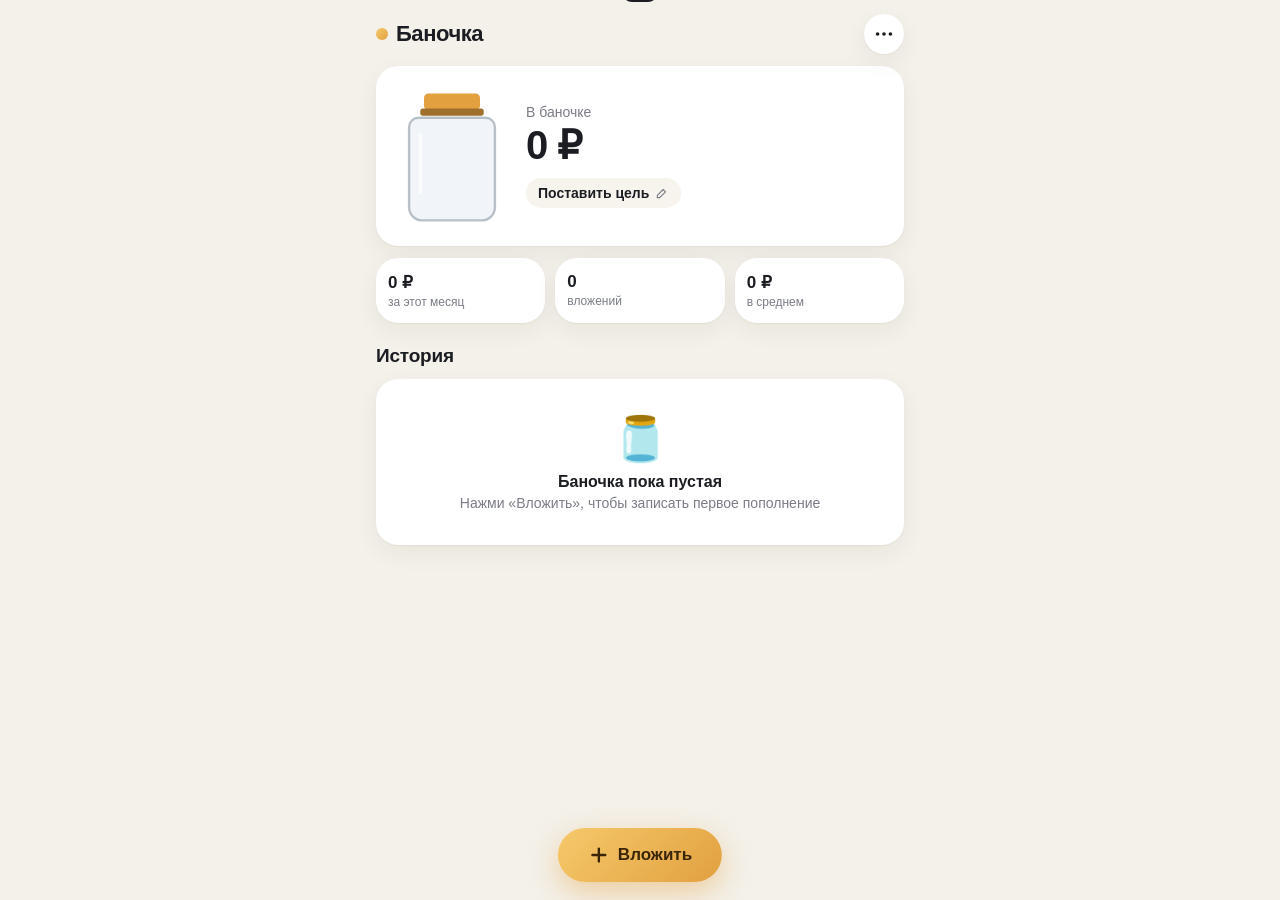
<file: index.html>
<!doctype html>
<html lang="ru">
<head>
<meta charset="utf-8">
<meta name="viewport" content="width=device-width, initial-scale=1, viewport-fit=cover, user-scalable=no">
<title>Баночка</title>
<meta name="description" content="Копилка: записывай вложения и следи за прогрессом">
<meta name="theme-color" content="#0f1115" media="(prefers-color-scheme: dark)">
<meta name="theme-color" content="#f4f1ea" media="(prefers-color-scheme: light)">
<meta name="apple-mobile-web-app-capable" content="yes">
<meta name="mobile-web-app-capable" content="yes">
<meta name="apple-mobile-web-app-status-bar-style" content="black-translucent">
<meta name="apple-mobile-web-app-title" content="Баночка">
<link rel="apple-touch-icon" href="icons/apple-touch-icon.png">
<link rel="icon" type="image/png" href="icons/icon-192.png">
<link rel="manifest" href="manifest.json">
<link rel="stylesheet" href="style.css">
</head>
<body>
<div class="app">

  <header class="top">
    <div class="brand">
      <span class="brand-dot"></span> Баночка
    </div>
    <button class="icon-btn" id="menuBtn" aria-label="Меню">
      <svg viewBox="0 0 24 24" width="22" height="22"><circle cx="5" cy="12" r="2"/><circle cx="12" cy="12" r="2"/><circle cx="19" cy="12" r="2"/></svg>
    </button>
  </header>

  <!-- Hero: jar + total -->
  <section class="hero card">
    <div class="jar-wrap">
      <svg class="jar" viewBox="0 0 120 150" aria-hidden="true">
        <defs>
          <clipPath id="jarClip">
            <path d="M24 34 h72 a10 10 0 0 1 10 10 v86 a14 14 0 0 1 -14 14 h-64 a14 14 0 0 1 -14 -14 v-86 a10 10 0 0 1 10 -10z"/>
          </clipPath>
          <linearGradient id="liquid" x1="0" y1="0" x2="0" y2="1">
            <stop offset="0" style="stop-color: var(--accent-2)"/>
            <stop offset="1" style="stop-color: var(--accent)"/>
          </linearGradient>
        </defs>
        <rect x="30" y="8" width="60" height="18" rx="5" class="jar-lid"/>
        <rect x="26" y="24" width="68" height="8" rx="3" class="jar-lid-rim"/>
        <g clip-path="url(#jarClip)">
          <rect x="0" y="0" width="120" height="150" class="jar-glass-fill"/>
          <g id="liquidGroup" style="transform: translateY(150px)">
            <path class="wave wave-back" d="M0 6 Q15 0 30 6 T60 6 T90 6 T120 6 T150 6 T180 6 T210 6 T240 6 V200 H0Z"/>
            <path class="wave wave-front" fill="url(#liquid)" d="M0 6 Q15 12 30 6 T60 6 T90 6 T120 6 T150 6 T180 6 T210 6 T240 6 V200 H0Z"/>
          </g>
        </g>
        <path class="jar-outline" d="M24 34 h72 a10 10 0 0 1 10 10 v86 a14 14 0 0 1 -14 14 h-64 a14 14 0 0 1 -14 -14 v-86 a10 10 0 0 1 10 -10z"/>
        <path class="jar-shine" d="M26 52 v62"/>
      </svg>
      <div class="jar-pct" id="jarPct">0%</div>
    </div>

    <div class="hero-info">
      <div class="label">В баночке</div>
      <div class="total" id="total">0 ₽</div>
      <button class="goal-chip" id="goalBtn">
        <span id="goalText">Поставить цель</span>
        <svg viewBox="0 0 24 24" width="14" height="14"><path d="M4 20h4l10-10-4-4L4 16v4z" fill="none" stroke="currentColor" stroke-width="2" stroke-linejoin="round"/></svg>
      </button>
      <div class="progress" id="progressWrap" hidden>
        <div class="progress-bar"><span id="progressBar"></span></div>
        <div class="progress-left" id="progressLeft"></div>
      </div>
    </div>
  </section>

  <!-- Stats -->
  <section class="stats">
    <div class="stat card"><div class="stat-v" id="statMonth">0 ₽</div><div class="stat-l">за этот месяц</div></div>
    <div class="stat card"><div class="stat-v" id="statCount">0</div><div class="stat-l">вложений</div></div>
    <div class="stat card"><div class="stat-v" id="statAvg">0 ₽</div><div class="stat-l">в среднем</div></div>
  </section>

  <!-- Chart -->
  <section class="card chart-card" id="chartCard" hidden>
    <div class="section-head">
      <h2>Рост накоплений</h2>
      <div class="seg" id="rangeSeg">
        <button data-range="30">30 д</button>
        <button data-range="90">90 д</button>
        <button data-range="365">Год</button>
        <button data-range="all" class="on">Всё</button>
      </div>
    </div>
    <div class="chart" id="chart"></div>
    <div class="chart-axis"><span id="axisStart"></span><span id="axisEnd"></span></div>
  </section>

  <!-- History -->
  <section class="history">
    <div class="section-head"><h2>История</h2></div>
    <div id="history"></div>
    <div class="empty card" id="empty">
      <div class="empty-emoji">🫙</div>
      <div class="empty-t">Баночка пока пустая</div>
      <div class="empty-s">Нажми «Вложить», чтобы записать первое пополнение</div>
    </div>
  </section>

  <div class="bottom-space"></div>
</div>

<button class="fab" id="addBtn">
  <svg viewBox="0 0 24 24" width="22" height="22"><path d="M12 5v14M5 12h14" stroke="currentColor" stroke-width="2.6" stroke-linecap="round"/></svg>
  Вложить
</button>

<!-- Deposit sheet -->
<div class="sheet-backdrop" id="sheetBackdrop"></div>
<form class="sheet" id="sheet" autocomplete="off">
  <div class="sheet-grip"></div>
  <h3 id="sheetTitle">Новое вложение</h3>
  <label class="amount-field">
    <input id="fAmount" type="text" inputmode="decimal" placeholder="0" required>
    <span>₽</span>
  </label>
  <div class="quick" id="quick">
    <button type="button" data-add="100">+100</button>
    <button type="button" data-add="500">+500</button>
    <button type="button" data-add="1000">+1 000</button>
    <button type="button" data-add="5000">+5 000</button>
  </div>
  <label class="field">
    <span>Когда</span>
    <input id="fDate" type="datetime-local" required>
  </label>
  <label class="field">
    <span>Комментарий</span>
    <input id="fNote" type="text" maxlength="80" placeholder="Например: с зарплаты">
  </label>
  <div class="sheet-actions">
    <button type="button" class="btn danger" id="deleteBtn" hidden>Удалить</button>
    <button type="submit" class="btn primary" id="saveBtn">Сохранить</button>
  </div>
</form>

<!-- Goal sheet -->
<form class="sheet" id="goalSheet" autocomplete="off">
  <div class="sheet-grip"></div>
  <h3>Цель накоплений</h3>
  <label class="field">
    <span>На что копим</span>
    <input id="gName" type="text" maxlength="40" placeholder="Например: новый iPhone">
  </label>
  <label class="amount-field small">
    <input id="gAmount" type="text" inputmode="decimal" placeholder="Сумма цели">
    <span>₽</span>
  </label>
  <div class="sheet-actions">
    <button type="button" class="btn ghost" id="goalClear">Убрать цель</button>
    <button type="submit" class="btn primary">Сохранить</button>
  </div>
</form>

<!-- Menu sheet -->
<div class="sheet" id="menuSheet">
  <div class="sheet-grip"></div>
  <h3>Данные</h3>
  <p class="hint">Записи хранятся только на этом устройстве. Сохраняй резервную копию, чтобы ничего не потерять.</p>
  <button class="menu-item" id="exportBtn">💾 Сохранить резервную копию</button>
  <button class="menu-item" id="importBtn">📂 Восстановить из копии</button>
  <button class="menu-item danger" id="resetBtn">🗑 Очистить всё</button>
  <input type="file" id="importFile" accept="application/json,.json" hidden>
</div>

<div class="toast" id="toast"></div>

<script src="app.js"></script>
</body>
</html>
</file>
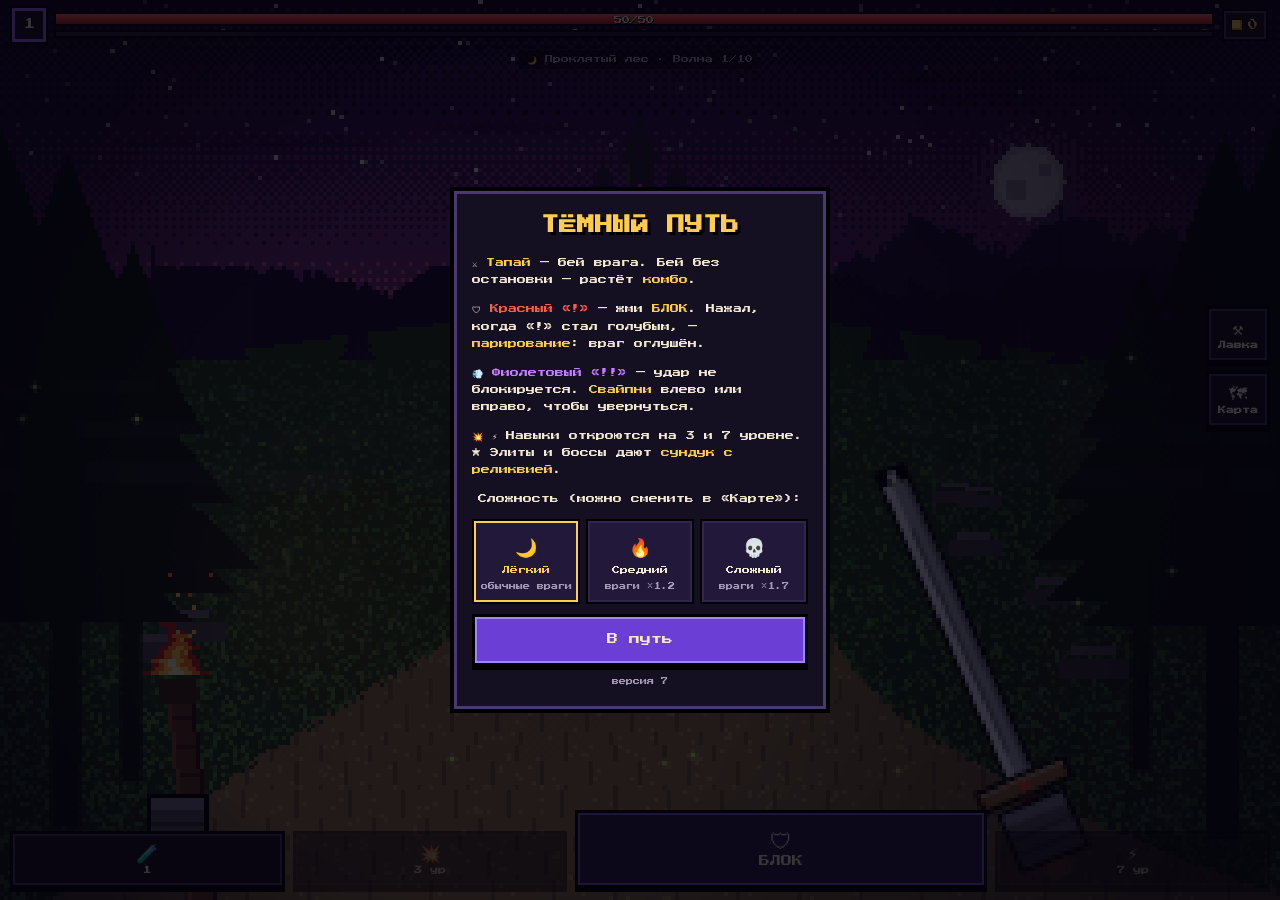
<file: game/index.html>
<!doctype html>
<html lang="ru">
<head>
<meta charset="utf-8">
<meta name="viewport" content="width=device-width, initial-scale=1, viewport-fit=cover, user-scalable=no">
<title>Тёмный путь</title>
<meta name="description" content="Пиксельная игра в стиле тёмного фэнтези: бей врагов, парируй удары, качай героя">
<meta name="theme-color" content="#0b0714">
<meta name="apple-mobile-web-app-capable" content="yes">
<meta name="mobile-web-app-capable" content="yes">
<meta name="apple-mobile-web-app-status-bar-style" content="black-translucent">
<meta name="apple-mobile-web-app-title" content="Тёмный путь">
<link rel="apple-touch-icon" href="icon-180.png">
<link rel="icon" type="image/png" href="icon-192.png">
<link rel="manifest" href="manifest.json">
<link rel="preconnect" href="https://fonts.googleapis.com">
<link rel="preconnect" href="https://fonts.gstatic.com" crossorigin>
<link href="https://fonts.googleapis.com/css2?family=Press+Start+2P&display=swap&subset=cyrillic" rel="stylesheet">
<link rel="stylesheet" href="style.css?v=7">
</head>
<body>
<canvas id="cv"></canvas>
<div id="fx"></div>
<div id="flash"></div>

<!-- HUD -->
<div class="hud-top">
  <div class="row">
    <div class="lvl" id="lvl">1</div>
    <div class="bars">
      <div class="bar hp"><span id="hpFill"></span><em id="hpText">50/50</em></div>
      <div class="bar xp"><span id="xpFill"></span></div>
    </div>
    <div class="gold"><i class="coin"></i><span id="gold">0</span></div>
  </div>
  <div class="souls" id="soulsBox" hidden>👻 <span id="souls">0</span></div>
  <div class="zone-line"><span id="diffBadge">🌙</span> <span id="zoneName">Проклятый лес</span> · <span id="wave">Волна 1/10</span></div>
  <div class="enemy-box" id="enemyBox">
    <div class="enemy-name" id="enemyName">Скелет</div>
    <div class="bar ehp"><span id="ehpFill"></span></div>
  </div>
</div>

<div class="side-btns">
  <button class="sbtn" id="shopBtn"><span class="ico">⚒</span><b>Лавка</b></button>
  <button class="sbtn" id="mapBtn"><span class="ico">🗺</span><b>Карта</b></button>
</div>

<div class="combo" id="combo"><span id="comboN">0</span><small>КОМБО</small><em id="comboX">×1.0</em></div>

<div class="hud-bottom">
  <button class="sbtn" id="potionBtn"><span class="ico">🧪</span><b id="potionCount">1</b></button>
  <button class="sbtn skill" id="fireBtn"><span class="ico">💥</span><b>3 ур</b><i class="cdmask"></i></button>
  <button class="block-btn" id="blockBtn"><span class="ico">🛡</span>БЛОК</button>
  <button class="sbtn skill" id="rageBtn"><span class="ico">⚡</span><b>7 ур</b><i class="cdmask"></i></button>
</div>

<div class="banner" id="banner"></div>

<!-- Hint -->
<div class="overlay" id="hint">
  <div class="panel">
    <h1>ТЁМНЫЙ ПУТЬ</h1>
    <p>⚔ <b>Тапай</b> — бей врага. Бей без остановки — растёт <b>комбо</b>.</p>
    <p>🛡 <b class="r">Красный «!»</b> — жми <b>БЛОК</b>. Нажал, когда «!» стал голубым, — <b>парирование</b>: враг оглушён.</p>
    <p>💨 <b class="v">Фиолетовый «!!»</b> — удар не блокируется. <b>Свайпни</b> влево или вправо, чтобы увернуться.</p>
    <p>💥 ⚡ Навыки откроются на 3 и 7 уровне. ★ Элиты и боссы дают <b>сундук с реликвией</b>.</p>
    <p class="center">Сложность (можно сменить в «Карте»):</p>
    <div class="diff-box" id="hintDiff"></div>
    <button class="big" id="startBtn">В путь</button>
    <div class="ver">версия 7</div>
  </div>
</div>

<!-- Death -->
<div class="overlay hidden" id="death">
  <div class="panel">
    <h1 class="red">ТЫ ПАЛ</h1>
    <p id="deathText">Тьма поглотила тебя на волне 7.</p>
    <p class="muted">Золото и улучшения остаются с тобой. Улучши снаряжение и попробуй снова.</p>
    <button class="big" id="reviveBtn">Вернуться к костру</button>
    <button class="big ghost" id="deathShopBtn">Лавка</button>
  </div>
</div>

<!-- Dialogue -->
<div class="dlg hidden" id="dlg">
  <div class="dlg-box">
    <canvas id="dlgPic" width="56" height="56"></canvas>
    <div class="dlg-body">
      <div class="dlg-name" id="dlgName"></div>
      <div class="dlg-text" id="dlgText"></div>
    </div>
    <div class="dlg-next">▼</div>
  </div>
  <button class="dlg-skip" id="dlgSkip">Пропустить ›</button>
</div>

<!-- Chest -->
<div class="overlay hidden" id="chest">
  <div class="panel wide">
    <h1 id="chestTitle">Сундук</h1>
    <p class="center muted">Выбери одну реликвию</p>
    <div class="cards" id="chestCards"></div>
  </div>
</div>

<!-- Shop -->
<div class="sheet" id="shop">
  <div class="sheet-head"><h2>Лавка кузнеца</h2><div class="gold"><i class="coin"></i><span id="shopGold">0</span></div><button class="x" data-close>✕</button></div>
  <div id="shopList"></div>
</div>

<!-- Map -->
<div class="sheet" id="map">
  <div class="sheet-head"><h2>Карта</h2><button class="x" data-close>✕</button></div>
  <div id="mapList"></div>
  <h3 class="sub">Сложность</h3>
  <div class="diff-box" id="mapDiff"></div>
  <div class="altar" id="altar"></div>
  <h3 class="sub">Реликвии</h3>
  <div class="relics" id="relicList"></div>
  <h3 class="sub">Сюжет</h3>
  <div class="story-list" id="storyList"></div>
  <h3 class="sub">Летопись</h3>
  <div class="stats" id="stats"></div>
  <button class="mute" id="muteBtn">🔊 Звук: вкл</button>
</div>

<script>
  // Auto-update: if a newer build is published, reload past the browser cache.
  window.BUILD = '7';
  fetch('version.json?t=' + Date.now(), { cache: 'no-store' })
    .then(function (r) { return r.json(); })
    .then(function (v) {
      if (v.build && v.build !== window.BUILD && sessionStorage.getItem('dp-reload') !== v.build) {
        sessionStorage.setItem('dp-reload', v.build);
        location.replace('./?v=' + v.build);
      }
    }).catch(function () {});
</script>
<script src="game.js?v=7"></script>
</body>
</html>
</file>
<file: style.css>
:root {
  --bg: #f4f1ea;
  --card: #ffffff;
  --card-2: #f7f4ee;
  --text: #1b1d22;
  --muted: #7a7d85;
  --line: rgba(0,0,0,.07);
  --accent: #e2a03f;
  --accent-2: #f5c96b;
  --accent-ink: #3a2606;
  --good: #2f9e6b;
  --danger: #d9473b;
  --glass: rgba(120,160,190,.10);
  --glass-line: rgba(60,80,100,.35);
  --shadow: 0 1px 2px rgba(0,0,0,.04), 0 8px 24px rgba(40,30,10,.06);
  --radius: 22px;
  color-scheme: light dark;
}
@media (prefers-color-scheme: dark) {
  :root {
    --bg: #0f1115;
    --card: #191c22;
    --card-2: #20242b;
    --text: #f2f2f4;
    --muted: #8d919b;
    --line: rgba(255,255,255,.07);
    --accent: #f0a93b;
    --accent-2: #ffd47a;
    --glass: rgba(150,190,230,.06);
    --glass-line: rgba(200,220,240,.35);
    --shadow: 0 1px 2px rgba(0,0,0,.3), 0 8px 24px rgba(0,0,0,.25);
  }
}

* { box-sizing: border-box; -webkit-tap-highlight-color: transparent; }
html, body { margin: 0; background: var(--bg); color: var(--text); }
body {
  font-family: -apple-system, BlinkMacSystemFont, "SF Pro Text", "Segoe UI", Roboto, sans-serif;
  -webkit-font-smoothing: antialiased;
  overscroll-behavior-y: none;
}
button { font: inherit; color: inherit; border: 0; background: none; cursor: pointer; }
input { font: inherit; color: inherit; }
h2 { font-size: 19px; margin: 0; letter-spacing: -.01em; }
h3 { font-size: 20px; margin: 4px 0 18px; text-align: center; }

.app {
  max-width: 560px;
  margin: 0 auto;
  padding: calc(env(safe-area-inset-top) + 8px) 16px 0;
}
.card { background: var(--card); border-radius: var(--radius); box-shadow: var(--shadow); }

/* Header */
.top { display: flex; align-items: center; justify-content: space-between; height: 52px; }
.brand { font-weight: 800; font-size: 22px; letter-spacing: -.02em; display: flex; align-items: center; gap: 8px; }
.brand-dot { width: 12px; height: 12px; border-radius: 50%; background: linear-gradient(135deg, var(--accent-2), var(--accent)); }
.icon-btn { width: 40px; height: 40px; border-radius: 50%; display: grid; place-items: center; background: var(--card); box-shadow: var(--shadow); }
.icon-btn svg { fill: var(--text); }

/* Hero */
.hero { display: flex; align-items: center; gap: 18px; padding: 20px; margin-top: 6px; }
.jar-wrap { position: relative; flex: 0 0 auto; width: 112px; }
.jar { width: 112px; height: 140px; display: block; overflow: visible; }
.jar-lid { fill: var(--accent); }
.jar-lid-rim { fill: color-mix(in srgb, var(--accent) 70%, #000); }
.jar-glass-fill { fill: var(--glass); }
.jar-outline { fill: none; stroke: var(--glass-line); stroke-width: 2.5; }
.jar-shine { stroke: rgba(255,255,255,.55); stroke-width: 4; stroke-linecap: round; }
#liquidGroup { transition: transform 1.1s cubic-bezier(.2,.8,.2,1); }
.wave { animation: wave 4s linear infinite; }
.wave-back { fill: var(--accent-2); opacity: .45; animation-duration: 6s; animation-direction: reverse; }
@keyframes wave { from { transform: translateX(0); } to { transform: translateX(-60px); } }
.jar-pct {
  position: absolute; left: 0; right: 0; top: 72px; text-align: center;
  font-weight: 800; font-size: 18px; color: var(--text);
  text-shadow: 0 1px 6px var(--card);
}

.hero-info { min-width: 0; flex: 1; }
.label { color: var(--muted); font-size: 14px; font-weight: 500; }
.total {
  font-size: clamp(28px, 9vw, 40px); font-weight: 800; letter-spacing: -.03em;
  margin: 2px 0 10px; font-variant-numeric: tabular-nums; white-space: nowrap; overflow: hidden; text-overflow: ellipsis;
}
.goal-chip {
  display: inline-flex; align-items: center; gap: 6px; max-width: 100%;
  background: var(--card-2); border-radius: 999px; padding: 7px 12px; font-size: 14px; font-weight: 600;
}
.goal-chip span { overflow: hidden; text-overflow: ellipsis; white-space: nowrap; }
.goal-chip svg { flex: 0 0 auto; color: var(--muted); }
.progress { margin-top: 12px; }
.progress-bar { height: 8px; background: var(--card-2); border-radius: 99px; overflow: hidden; }
.progress-bar span { display: block; height: 100%; width: 0; background: linear-gradient(90deg, var(--accent), var(--accent-2)); border-radius: 99px; transition: width 1s cubic-bezier(.2,.8,.2,1); }
.progress-left { font-size: 13px; color: var(--muted); margin-top: 6px; }

/* Stats */
.stats { display: grid; grid-template-columns: repeat(3, 1fr); gap: 10px; margin-top: 12px; }
.stat { padding: 14px 12px; min-width: 0; }
.stat-v { font-weight: 700; font-size: 17px; font-variant-numeric: tabular-nums; white-space: nowrap; overflow: hidden; text-overflow: ellipsis; }
.stat-l { color: var(--muted); font-size: 12px; margin-top: 2px; }

/* Chart */
.section-head { display: flex; align-items: center; justify-content: space-between; gap: 10px; margin-bottom: 12px; }
.chart-card { padding: 18px 16px 14px; margin-top: 12px; }
.seg { display: flex; background: var(--card-2); border-radius: 10px; padding: 2px; }
.seg button { white-space: nowrap; font-size: 12px; font-weight: 600; padding: 5px 8px; border-radius: 8px; color: var(--muted); }
.seg button.on { background: var(--card); color: var(--text); box-shadow: 0 1px 3px rgba(0,0,0,.12); }
.chart { height: 150px; position: relative; }
.chart svg { width: 100%; height: 100%; display: block; overflow: visible; }
.chart .area { fill: url(#chartGrad); }
.chart .line { fill: none; stroke: var(--accent); stroke-width: 2.5; stroke-linejoin: round; stroke-linecap: round; vector-effect: non-scaling-stroke; }
.chart .grid { stroke: var(--line); stroke-width: 1; vector-effect: non-scaling-stroke; }
.chart .dot { position: absolute; width: 10px; height: 10px; margin: -5px 0 0 -5px; border-radius: 50%; background: var(--accent); border: 2px solid var(--card); }
.chart .max-label { position: absolute; right: 0; top: -2px; font-size: 12px; color: var(--muted); }
.chart-axis { display: flex; justify-content: space-between; font-size: 12px; color: var(--muted); margin-top: 8px; }

/* History */
.history { margin-top: 22px; }
.month { margin-bottom: 14px; }
.month-head { display: flex; justify-content: space-between; align-items: baseline; padding: 0 6px 8px; }
.month-name { font-size: 14px; font-weight: 700; color: var(--muted); text-transform: capitalize; }
.month-sum { font-size: 14px; font-weight: 700; color: var(--good); font-variant-numeric: tabular-nums; }
.list { overflow: hidden; }
.item {
  width: 100%; display: flex; align-items: center; gap: 12px; padding: 13px 16px; text-align: left;
  border-bottom: 1px solid var(--line);
}
.item:last-child { border-bottom: 0; }
.item:active { background: var(--card-2); }
.item-ico {
  flex: 0 0 auto; width: 40px; height: 40px; border-radius: 12px; display: grid; place-items: center;
  background: color-mix(in srgb, var(--accent) 18%, transparent); font-size: 19px;
}
.item-main { flex: 1; min-width: 0; }
.item-note { font-weight: 600; font-size: 15px; white-space: nowrap; overflow: hidden; text-overflow: ellipsis; }
.item-date { color: var(--muted); font-size: 13px; margin-top: 2px; }
.item-amt { font-weight: 700; font-size: 16px; color: var(--good); font-variant-numeric: tabular-nums; white-space: nowrap; }
.item.fresh { animation: fresh 1.2s ease; }
@keyframes fresh { 0% { background: color-mix(in srgb, var(--accent) 30%, transparent); } 100% { background: transparent; } }

.empty { text-align: center; padding: 34px 20px; }
.empty-emoji { font-size: 44px; }
.empty-t { font-weight: 700; margin-top: 8px; }
.empty-s { color: var(--muted); font-size: 14px; margin-top: 4px; }

.bottom-space { height: calc(110px + env(safe-area-inset-bottom)); }

/* FAB */
.fab {
  position: fixed; left: 50%; transform: translateX(-50%);
  bottom: calc(18px + env(safe-area-inset-bottom));
  display: flex; align-items: center; gap: 8px;
  background: linear-gradient(135deg, var(--accent-2), var(--accent));
  color: var(--accent-ink); font-weight: 800; font-size: 17px;
  padding: 16px 30px; border-radius: 999px;
  box-shadow: 0 10px 30px color-mix(in srgb, var(--accent) 45%, transparent);
  transition: transform .15s;
  z-index: 10;
}
.fab:active { transform: translateX(-50%) scale(.95); }

/* Sheets */
.sheet-backdrop {
  position: fixed; inset: 0; background: rgba(0,0,0,.4); opacity: 0; pointer-events: none;
  transition: opacity .25s; z-index: 20;
}
.sheet-backdrop.on { opacity: 1; pointer-events: auto; }
.sheet {
  position: fixed; left: 0; right: 0; bottom: var(--kb, 0px); margin: 0 auto; max-width: 560px;
  background: var(--card); border-radius: 26px 26px 0 0;
  padding: 10px 18px calc(18px + env(safe-area-inset-bottom));
  transform: translateY(105%); transition: transform .32s cubic-bezier(.2,.9,.25,1);
  z-index: 30; max-height: calc(var(--vvh, 100vh) - 16px); overflow-y: auto; -webkit-overflow-scrolling: touch;
  visibility: hidden; transition: transform .32s cubic-bezier(.2,.9,.25,1), visibility 0s .32s;
}
.sheet.on { transform: translateY(0); visibility: visible; transition: transform .32s cubic-bezier(.2,.9,.25,1); }
.sheet-grip { width: 40px; height: 5px; border-radius: 9px; background: var(--line); margin: 0 auto 10px; background: var(--muted); opacity: .35; }

.amount-field { display: flex; align-items: baseline; justify-content: center; gap: 6px; margin-bottom: 12px; }
.amount-field input {
  width: 1em; max-width: 80%; padding: 0; margin: 0; text-align: center; border: 0; outline: 0; background: transparent; border-radius: 0;
  font-size: 48px; font-weight: 800; letter-spacing: -.03em; font-variant-numeric: tabular-nums;
}
.amount-field span { font-size: 32px; font-weight: 700; color: var(--muted); }
.amount-field.small input { font-size: 32px; }
.amount-field.small span { font-size: 24px; }

.quick { display: grid; grid-template-columns: repeat(4, 1fr); gap: 8px; margin-bottom: 16px; }
.quick button { background: var(--card-2); border-radius: 12px; padding: 10px 0; font-weight: 700; font-size: 14px; }
.quick button:active { transform: scale(.95); }

.field { display: block; background: var(--card-2); border-radius: 14px; padding: 10px 14px; margin-bottom: 10px; }
.field span { display: block; font-size: 12px; color: var(--muted); font-weight: 600; }
.field input::-webkit-date-and-time-value { text-align: left; }
.field input[type="datetime-local"] { display: block; text-align: left; }
.field input { width: 100%; border: 0; outline: 0; background: transparent; font-size: 17px; padding: 4px 0 2px; min-height: 28px; -webkit-appearance: none; appearance: none; }

.sheet-actions {
  display: flex; gap: 10px; margin-top: 16px;
  position: sticky; bottom: 0; background: var(--card); padding: 8px 0 2px;
}
body.kb-open .sheet { padding-bottom: 10px; border-radius: 22px 22px 0 0; }
body.kb-open .sheet h3 { margin-bottom: 8px; }
body.kb-open .amount-field { margin-bottom: 8px; }
body.kb-open .quick { margin-bottom: 10px; }
.btn { flex: 1; padding: 15px; border-radius: 14px; font-weight: 700; font-size: 17px; }
.btn.primary { background: linear-gradient(135deg, var(--accent-2), var(--accent)); color: var(--accent-ink); }
.btn.danger { background: color-mix(in srgb, var(--danger) 14%, transparent); color: var(--danger); }
.btn.ghost { background: var(--card-2); }

.hint { color: var(--muted); font-size: 14px; text-align: center; margin: -8px 0 14px; line-height: 1.4; }
.menu-item { display: block; width: 100%; text-align: left; padding: 15px 16px; background: var(--card-2); border-radius: 14px; margin-bottom: 8px; font-weight: 600; font-size: 16px; }
.menu-item.danger { color: var(--danger); }

.toast {
  position: fixed; left: 50%; top: calc(env(safe-area-inset-top) + 12px);
  transform: translate(-50%, -150%); background: var(--text); color: var(--bg);
  padding: 10px 18px; border-radius: 999px; font-weight: 600; font-size: 14px;
  transition: transform .3s cubic-bezier(.2,.9,.25,1); z-index: 50; white-space: nowrap;
}
.toast.on { transform: translate(-50%, 0); }

@media (max-width: 360px) {
  .hero { gap: 12px; padding: 16px; }
  .jar-wrap, .jar { width: 90px; }
  .jar { height: 112px; }
  .jar-pct { top: 56px; font-size: 15px; }
}
</file>
<file: game/style.css>
:root {
  --ink: #f3e9d2;
  --muted: #a99cb8;
  --panel: #150f22;
  --panel-2: #22183a;
  --edge: #4a3870;
  --gold: #ffcc4d;
  --red: #e0413a;
  --green: #5fd068;
  --violet: #9b6bff;
  --pix: "Press Start 2P", ui-monospace, monospace;
}
* { box-sizing: border-box; -webkit-tap-highlight-color: transparent; user-select: none; -webkit-user-select: none; -webkit-touch-callout: none; }
html, body { margin: 0; height: 100%; background: #0b0714; color: var(--ink); overflow: hidden; touch-action: none; overscroll-behavior: none; }
body { font-family: var(--pix); font-size: 10px; line-height: 1.6; }
button { font: inherit; color: inherit; border: 0; background: none; cursor: pointer; }

#cv { position: fixed; inset: 0; width: 100%; height: 100%; image-rendering: pixelated; image-rendering: crisp-edges; display: block; }
#fx { position: fixed; inset: 0; pointer-events: none; overflow: hidden; }
#flash { position: fixed; inset: 0; pointer-events: none; background: radial-gradient(ellipse at center, transparent 40%, rgba(200,0,0,.65)); opacity: 0; transition: opacity .25s; }
#flash.on { opacity: 1; transition: none; }

/* ---------- HUD ---------- */
.hud-top { position: fixed; left: 0; right: 0; top: 0; padding: calc(env(safe-area-inset-top) + 8px) 12px 0; pointer-events: none; }
.row { display: flex; align-items: center; gap: 8px; }
.lvl {
  width: 34px; height: 34px; flex: 0 0 auto; display: grid; place-items: center;
  background: var(--panel); border: 3px solid var(--violet); font-size: 11px;
  box-shadow: 0 0 0 2px #000;
}
.bars { flex: 1; display: grid; gap: 4px; min-width: 0; }
.bar { position: relative; height: 14px; background: #000; border: 2px solid #000; box-shadow: inset 0 0 0 2px #2a1f3d; overflow: hidden; }
.bar span { position: absolute; left: 0; top: 0; bottom: 0; width: 100%; transition: width .18s; }
.bar em { position: absolute; inset: 0; font-style: normal; font-size: 8px; display: grid; place-items: center; text-shadow: 1px 1px 0 #000; }
.bar.hp span { background: linear-gradient(#ff6a5a, #b81f1f); }
.bar.xp { height: 8px; }
.bar.xp span { background: linear-gradient(#c6a2ff, #7442e0); }
.bar.ehp span { background: linear-gradient(#ff8b3d, #b8341f); }
.gold { display: flex; align-items: center; gap: 6px; background: var(--panel); border: 2px solid #000; box-shadow: inset 0 0 0 2px var(--edge); padding: 6px 8px; color: var(--gold); font-size: 10px; white-space: nowrap; }
.coin { width: 10px; height: 10px; background: var(--gold); box-shadow: inset -2px -2px 0 #c7871b, 0 0 0 1px #000; display: inline-block; }
.zone-line { width: fit-content; margin: 8px auto 0; padding: 3px 8px; background: rgba(0,0,0,.45); text-align: center; font-size: 8px; color: var(--muted); text-shadow: 1px 1px 0 #000; }
.enemy-box { max-width: 260px; margin: 8px auto 0; text-align: center; transition: opacity .2s; }
.enemy-box.hidden { opacity: 0; }
.enemy-name { font-size: 9px; margin-bottom: 4px; text-shadow: 2px 2px 0 #000; }
.enemy-name.boss { color: #ff6ad5; }

.hud-bottom {
  position: fixed; left: 0; right: 0; bottom: 0;
  padding: 0 10px calc(env(safe-area-inset-bottom) + 12px);
  display: grid; grid-template-columns: 1fr 1fr 1.5fr 1fr; gap: 8px; align-items: end;
}
.sbtn, .block-btn {
  background: var(--panel); border: 3px solid #000; box-shadow: inset 0 0 0 2px var(--edge), 0 4px 0 #000;
  padding: 8px 2px; display: flex; flex-direction: column; align-items: center; gap: 4px; font-size: 8px;
}
.sbtn:active, .block-btn:active, .block-btn.on { transform: translateY(3px); box-shadow: inset 0 0 0 2px var(--edge), 0 1px 0 #000; }
.sbtn .ico { font-size: 18px; line-height: 1; }
.block-btn { padding: 14px 4px; font-size: 11px; background: #2b1d4a; box-shadow: inset 0 0 0 2px #7a5cc8, 0 4px 0 #000; }
.block-btn .ico { font-size: 22px; line-height: 1; }
.block-btn.cd { opacity: .55; }
.sbtn.empty { opacity: .45; }
.sbtn.pulse { animation: pulse 1s infinite; }
@keyframes pulse { 50% { box-shadow: inset 0 0 0 2px var(--gold), 0 4px 0 #000; } }

/* floating numbers */
.num { position: absolute; transform: translate(-50%, -50%); font-size: 12px; text-shadow: 2px 2px 0 #000; animation: num .8s ease-out forwards; white-space: nowrap; }
.num.crit { font-size: 18px; color: var(--gold); }
.num.burn { font-size: 9px; color: #ff9a3c; }
.num.heal { color: var(--green); }
.num.hurt { color: var(--red); font-size: 14px; }
.num.gold { color: var(--gold); font-size: 10px; }
.num.word { font-size: 13px; color: #9fe8ff; }
@keyframes num { 0% { opacity: 0; margin-top: 6px; } 15% { opacity: 1; } 100% { opacity: 0; margin-top: -46px; } }

.banner {
  position: fixed; left: 50%; top: 38%; transform: translate(-50%, -50%) scale(.6);
  font-size: 16px; text-align: center; text-shadow: 3px 3px 0 #000; opacity: 0; pointer-events: none;
  transition: opacity .25s, transform .25s; white-space: nowrap; color: var(--gold);
}
.banner small { display: block; font-size: 9px; color: var(--ink); margin-top: 8px; }
.banner.on { opacity: 1; transform: translate(-50%, -50%) scale(1); }

/* ---------- Overlays ---------- */
.overlay { position: fixed; inset: 0; background: rgba(5,2,12,.78); display: grid; place-items: center; padding: 16px; z-index: 20; }
.overlay.hidden { display: none; }
.panel { width: 100%; max-width: 380px; background: var(--panel); border: 4px solid #000; box-shadow: inset 0 0 0 3px var(--edge); padding: 22px 18px; text-align: center; }
.panel h1 { font-size: 18px; margin: 0 0 16px; color: var(--gold); text-shadow: 3px 3px 0 #000; line-height: 1.4; }
.panel h1.red { color: var(--red); }
.panel p { text-align: left; margin: 0 0 12px; font-size: 9px; line-height: 1.9; }
.panel p.muted { color: var(--muted); }
.panel b { color: var(--gold); font-weight: normal; }
.big { display: block; width: 100%; margin-top: 10px; padding: 14px; font-size: 11px; background: #6b3fd6; border: 3px solid #000; box-shadow: inset 0 0 0 2px #a483ff, 0 4px 0 #000; }
.big:active { transform: translateY(3px); box-shadow: inset 0 0 0 2px #a483ff, 0 1px 0 #000; }
.big.ghost { background: var(--panel-2); box-shadow: inset 0 0 0 2px var(--edge), 0 4px 0 #000; }

/* ---------- Sheets ---------- */
.sheet {
  position: fixed; left: 0; right: 0; bottom: 0; max-width: 520px; margin: 0 auto; max-height: 82vh; overflow-y: auto;
  background: var(--panel); border: 4px solid #000; border-bottom: 0; box-shadow: inset 0 0 0 3px var(--edge);
  padding: 14px 14px calc(env(safe-area-inset-bottom) + 16px); z-index: 30;
  transform: translateY(105%); visibility: hidden; transition: transform .25s, visibility 0s .25s;
}
.sheet.on { transform: none; visibility: visible; transition: transform .25s; }
.sheet-head { display: flex; align-items: center; gap: 10px; margin-bottom: 12px; position: sticky; top: -14px; background: var(--panel); padding: 4px 0; z-index: 1; }
.sheet-head h2 { flex: 1; margin: 0; font-size: 12px; color: var(--gold); }
.x { width: 34px; height: 34px; background: var(--panel-2); border: 2px solid #000; font-size: 12px; }

.up { display: flex; align-items: center; gap: 10px; background: var(--panel-2); border: 2px solid #000; box-shadow: inset 0 0 0 2px #31244d; padding: 10px; margin-bottom: 8px; }
.up-ico { font-size: 24px; width: 34px; text-align: center; flex: 0 0 auto; }
.up-main { flex: 1; min-width: 0; }
.up-name { font-size: 10px; }
.up-name i { font-style: normal; color: var(--muted); font-size: 8px; }
.up-desc { font-size: 8px; color: var(--muted); margin-top: 4px; line-height: 1.7; }
.up-desc b { color: var(--green); font-weight: normal; }
.buy { flex: 0 0 auto; min-width: 78px; padding: 10px 6px; background: #3a7a2f; border: 2px solid #000; box-shadow: inset 0 0 0 2px #6fcf5a, 0 3px 0 #000; font-size: 9px; display: flex; align-items: center; justify-content: center; gap: 5px; }
.buy:active { transform: translateY(2px); box-shadow: inset 0 0 0 2px #6fcf5a, 0 1px 0 #000; }
.buy:disabled { background: #2a2433; box-shadow: inset 0 0 0 2px #3d3550; color: #7d7390; }
.buy.max { background: #3d2a6b; box-shadow: inset 0 0 0 2px #7a5cc8; color: var(--ink); }

.zone { display: flex; align-items: center; gap: 10px; width: 100%; text-align: left; background: var(--panel-2); border: 2px solid #000; box-shadow: inset 0 0 0 2px #31244d; padding: 12px 10px; margin-bottom: 8px; }
.zone .sw { width: 34px; height: 34px; flex: 0 0 auto; border: 2px solid #000; }
.zone .zt { flex: 1; font-size: 9px; line-height: 1.8; }
.zone .zt small { display: block; color: var(--muted); font-size: 8px; }
.zone.cur { box-shadow: inset 0 0 0 2px var(--gold); }
.zone.locked { opacity: .45; }
.stats { font-size: 8px; color: var(--muted); line-height: 2; margin: 10px 2px; }
.mute { width: 100%; padding: 12px; background: var(--panel-2); border: 2px solid #000; font-size: 9px; }

/* ---------- v2 ---------- */
#flash.low { animation: heartbeat 1.1s infinite; }
@keyframes heartbeat { 0%, 100% { opacity: .15; } 15% { opacity: .7; } 30% { opacity: .2; } 45% { opacity: .55; } }
.souls { position: absolute; right: 12px; margin-top: 6px; font-size: 9px; color: #c8b8ff; background: rgba(0,0,0,.45); padding: 3px 6px; }
.enemy-name.elite { color: var(--gold); }
.side-btns { position: fixed; right: 10px; top: 34%; display: grid; gap: 8px; width: 64px; }
.side-btns .sbtn { padding: 8px 2px; }
.sbtn.skill { position: relative; overflow: hidden; }
.sbtn.skill .cdmask { position: absolute; inset: 0; pointer-events: none; }
.sbtn.skill.locked { opacity: .5; }
.sbtn.skill.ready { box-shadow: inset 0 0 0 2px #ffb04a, 0 4px 0 #000; }
.sbtn.skill b { position: relative; z-index: 1; }
.sbtn.skill .ico { position: relative; z-index: 1; }
.combo { position: fixed; left: 12px; top: 36%; text-align: center; pointer-events: none; opacity: 0; transform: scale(.7); transition: opacity .2s, transform .2s; text-shadow: 2px 2px 0 #000; }
.combo.on { opacity: 1; transform: none; }
.combo span { display: block; font-size: 20px; color: #ffb04a; }
.combo small { display: block; font-size: 7px; color: var(--ink); }
.combo em { display: block; font-style: normal; font-size: 9px; color: var(--gold); margin-top: 4px; }
.panel b.r { color: #ff5a4a; }
.panel b.v { color: #c77dff; }
.panel.wide { max-width: 460px; }
.center { text-align: center !important; }
.cards { display: grid; grid-template-columns: repeat(3, 1fr); gap: 8px; margin-top: 8px; }
.relic { background: var(--panel-2); border: 3px solid #000; box-shadow: inset 0 0 0 2px #7a5cc8, 0 4px 0 #000; padding: 12px 6px; display: flex; flex-direction: column; align-items: center; gap: 6px; animation: cardIn .4s backwards; }
.relic:active { transform: translateY(3px); }
@keyframes cardIn { from { opacity: 0; transform: translateY(20px) rotate(-4deg); } }
.r-ico { font-size: 28px; }
.r-name { font-size: 8px; color: var(--gold); line-height: 1.5; }
.r-desc { font-size: 7px; color: var(--ink); line-height: 1.7; }
.r-have { font-size: 7px; color: var(--muted); }
.tip { font-size: 8px; color: var(--muted); margin: -4px 2px 10px; }
.altar { background: #1d1030; border: 2px solid #000; box-shadow: inset 0 0 0 2px #6b3fd6; padding: 12px; margin: 6px 0 12px; }
.alt-t { font-size: 10px; color: #c8b8ff; margin-bottom: 6px; }
.alt-d { font-size: 8px; color: var(--muted); line-height: 1.8; }
.alt-d b { color: var(--green); font-weight: normal; }
.big:disabled { background: #2a2433; box-shadow: inset 0 0 0 2px #3d3550; color: #7d7390; }
h3.sub { font-size: 10px; color: var(--gold); margin: 14px 2px 8px; }
.relics { display: grid; gap: 6px; }
.rel { display: grid; grid-template-columns: 30px 1fr; align-items: center; background: var(--panel-2); border: 2px solid #000; padding: 6px 8px; column-gap: 8px; }
.rel span { font-size: 20px; grid-row: span 2; }
.rel small { font-size: 8px; }
.rel em { font-style: normal; font-size: 7px; color: var(--muted); }
.muted { color: var(--muted); font-size: 8px; line-height: 1.8; }

.diff-box { display: grid; grid-template-columns: repeat(3, 1fr); gap: 6px; margin-bottom: 8px; }
.diff { background: var(--panel-2); border: 2px solid #000; box-shadow: inset 0 0 0 2px #31244d; padding: 10px 4px; font-size: 8px; display: flex; flex-direction: column; align-items: center; gap: 4px; }
.diff span { font-size: 18px; }
.diff small { font-size: 7px; color: var(--muted); }
.diff.on { box-shadow: inset 0 0 0 2px var(--gold); color: var(--gold); }
.ver { margin-top: 10px; font-size: 7px; color: var(--muted); text-align: center; }

/* ---------- dialogue ---------- */
.dlg { position: fixed; inset: 0; z-index: 25; background: linear-gradient(transparent 45%, rgba(5,2,12,.85)); display: flex; flex-direction: column; justify-content: flex-end; padding: 0 10px calc(env(safe-area-inset-bottom) + 16px); }
.dlg.hidden { display: none; }
.dlg-box { position: relative; display: flex; gap: 10px; align-items: flex-start; background: var(--panel); border: 4px solid #000; box-shadow: inset 0 0 0 3px var(--edge), 0 6px 0 #000; padding: 12px 12px 22px; min-height: 104px; animation: dlgIn .25s; }
@keyframes dlgIn { from { transform: translateY(20px); opacity: 0; } }
#dlgPic { width: 64px; height: 64px; flex: 0 0 auto; image-rendering: pixelated; background: #0b0714; border: 2px solid #000; box-shadow: inset 0 0 0 2px #31244d; }
.dlg-body { flex: 1; min-width: 0; }
.dlg-name { font-size: 10px; margin-bottom: 8px; text-shadow: 2px 2px 0 #000; }
.dlg-text { font-size: 10px; line-height: 1.9; color: var(--ink); min-height: 3.8em; }
.dlg-next { position: absolute; right: 12px; bottom: 6px; font-size: 9px; color: var(--gold); animation: blink 1s infinite; }
@keyframes blink { 50% { opacity: 0; } }
.dlg.narr #dlgPic { display: none; }
.dlg.narr .dlg-name { display: none; }
.dlg.narr .dlg-text { color: #c8bcd8; text-align: center; font-size: 9px; padding: 6px 4px; }
.dlg-skip { align-self: flex-end; margin-top: 10px; padding: 8px 12px; background: rgba(0,0,0,.6); border: 2px solid #000; font-size: 8px; color: var(--muted); }
.story-list { display: grid; gap: 6px; }
.chapter { display: flex; gap: 10px; align-items: center; width: 100%; text-align: left; background: var(--panel-2); border: 2px solid #000; padding: 10px; font-size: 8px; }
.chapter span { color: var(--gold); }
</file>
